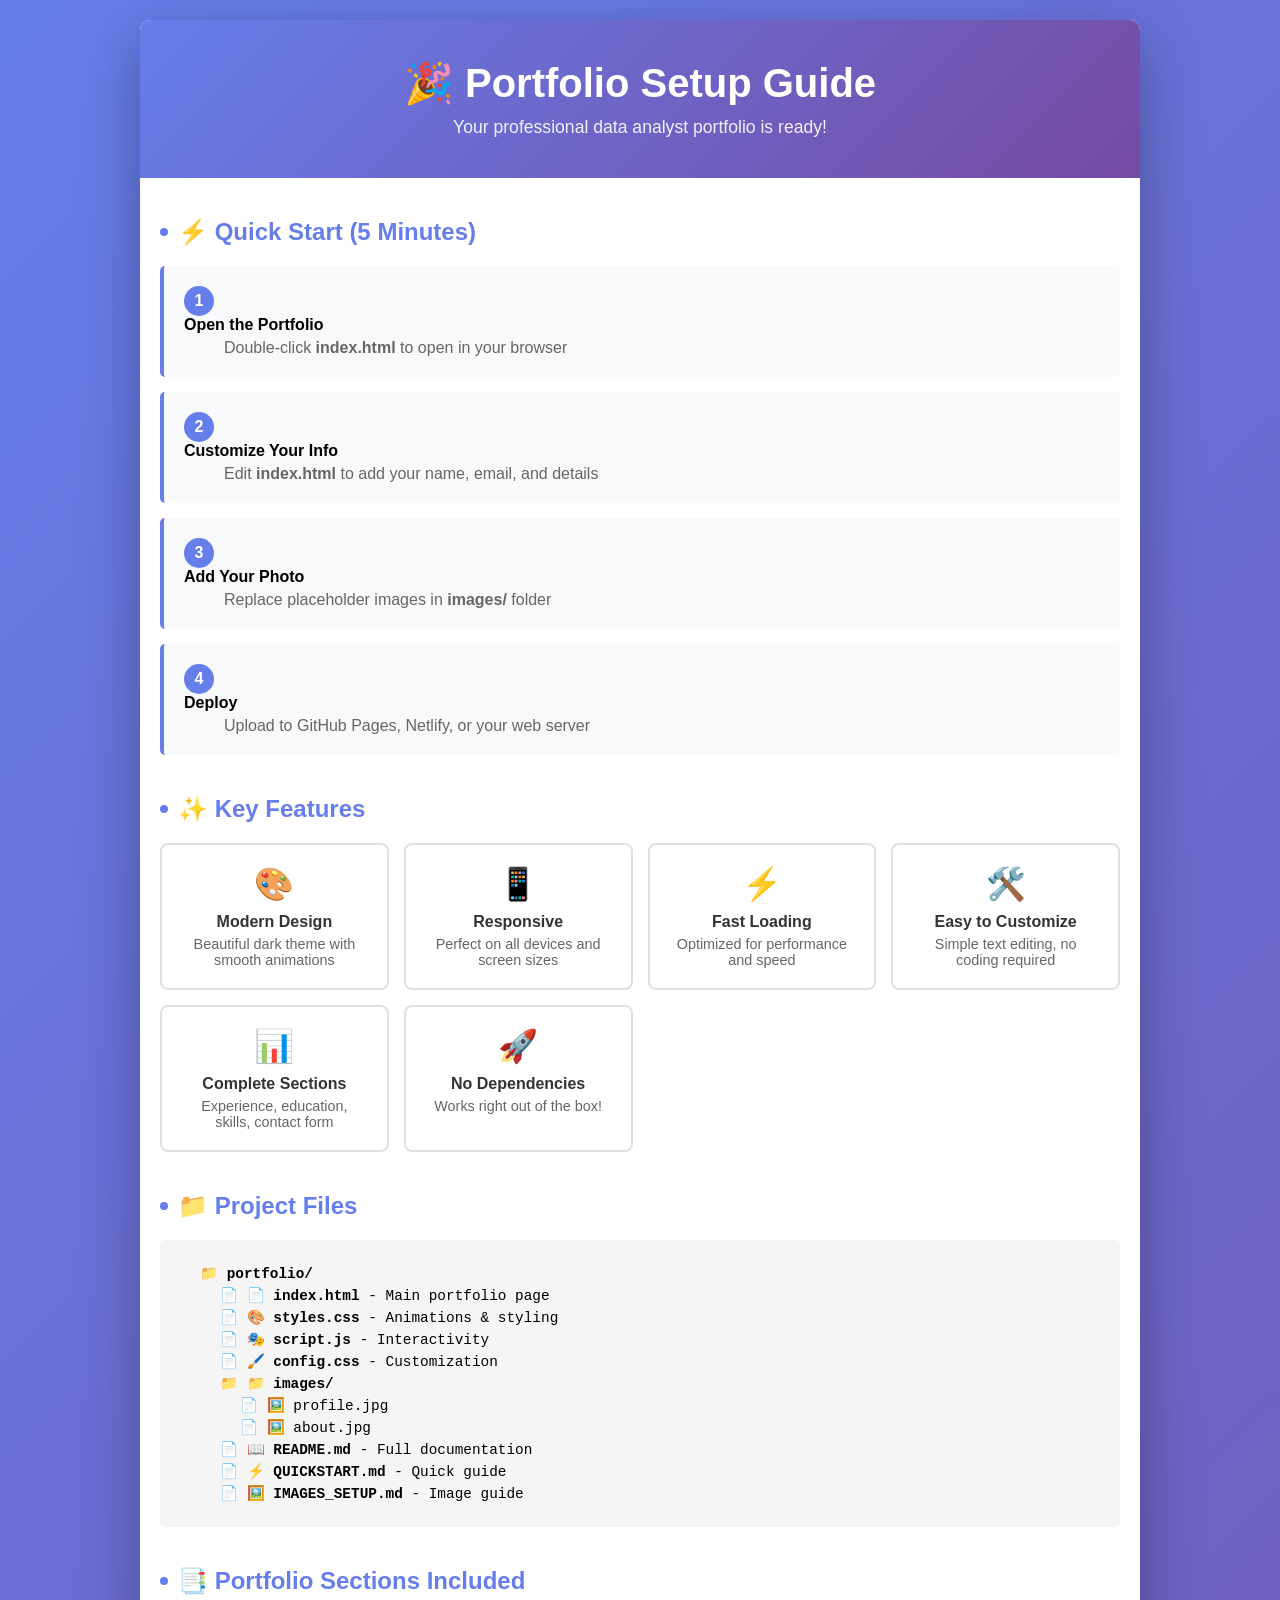
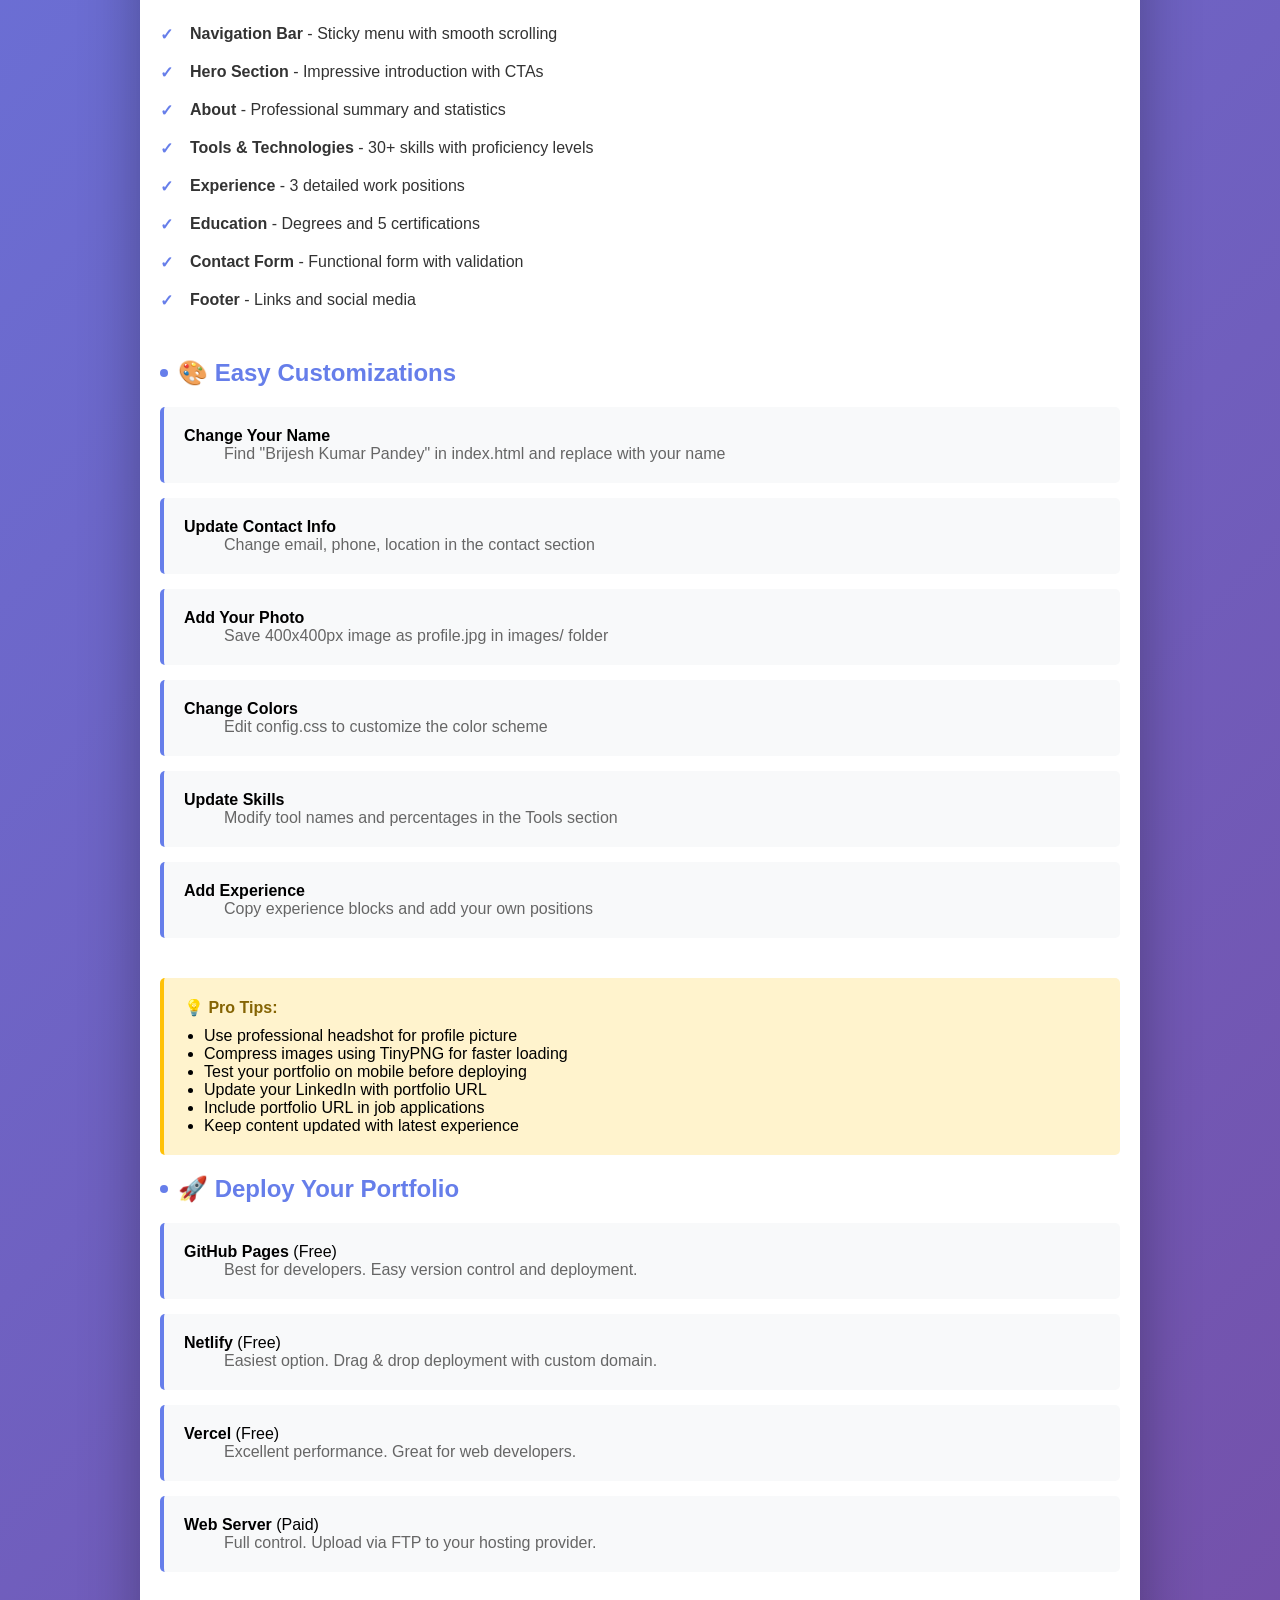
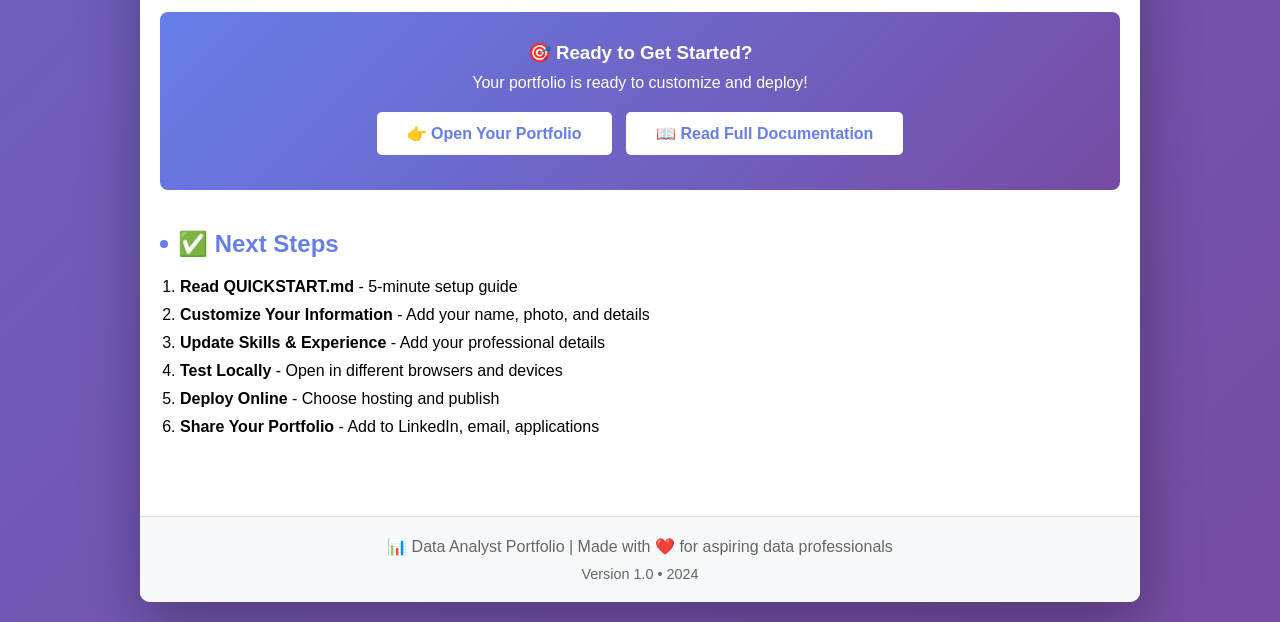
<file: SETUP_GUIDE.html>
<!DOCTYPE html>
<html lang="en">
<head>
    <meta charset="UTF-8">
    <meta name="viewport" content="width=device-width, initial-scale=1.0">
    <title>Portfolio Setup Guide</title>
    <style>
        * {
            margin: 0;
            padding: 0;
            box-sizing: border-box;
        }
        
        body {
            font-family: -apple-system, BlinkMacSystemFont, 'Segoe UI', Roboto, sans-serif;
            background: linear-gradient(135deg, #667eea 0%, #764ba2 100%);
            min-height: 100vh;
            padding: 20px;
        }
        
        .container {
            max-width: 1000px;
            margin: 0 auto;
            background: white;
            border-radius: 10px;
            box-shadow: 0 20px 60px rgba(0,0,0,0.3);
            overflow: hidden;
        }
        
        header {
            background: linear-gradient(135deg, #667eea 0%, #764ba2 100%);
            color: white;
            padding: 40px 20px;
            text-align: center;
        }
        
        header h1 {
            font-size: 2.5em;
            margin-bottom: 10px;
        }
        
        header p {
            font-size: 1.1em;
            opacity: 0.9;
        }
        
        .content {
            padding: 40px 20px;
        }
        
        .section {
            margin-bottom: 40px;
        }
        
        .section h2 {
            color: #667eea;
            margin-bottom: 20px;
            display: flex;
            align-items: center;
            font-size: 1.5em;
        }
        
        .section h2 span {
            display: inline-block;
            width: 8px;
            height: 8px;
            background: #667eea;
            border-radius: 50%;
            margin-right: 10px;
        }
        
        .steps {
            display: grid;
            gap: 15px;
        }
        
        .step {
            background: #f8f9fa;
            border-left: 4px solid #667eea;
            padding: 20px;
            border-radius: 5px;
            transition: all 0.3s ease;
        }
        
        .step:hover {
            background: #f0f0f0;
            transform: translateX(5px);
        }
        
        .step-number {
            display: inline-block;
            background: #667eea;
            color: white;
            width: 30px;
            height: 30px;
            border-radius: 50%;
            text-align: center;
            line-height: 30px;
            font-weight: bold;
            margin-right: 10px;
        }
        
        .step-title {
            font-weight: 600;
            margin-bottom: 5px;
        }
        
        .step-content {
            color: #666;
            margin-left: 40px;
        }
        
        .features {
            display: grid;
            grid-template-columns: repeat(auto-fit, minmax(200px, 1fr));
            gap: 15px;
        }
        
        .feature {
            background: white;
            border: 2px solid #e0e0e0;
            padding: 20px;
            border-radius: 8px;
            text-align: center;
            transition: all 0.3s ease;
        }
        
        .feature:hover {
            border-color: #667eea;
            background: #f8f9ff;
            transform: translateY(-5px);
        }
        
        .feature-icon {
            font-size: 2em;
            margin-bottom: 10px;
        }
        
        .feature-title {
            font-weight: 600;
            color: #333;
            margin-bottom: 5px;
        }
        
        .feature-desc {
            color: #666;
            font-size: 0.9em;
        }
        
        .checklist {
            list-style: none;
        }
        
        .checklist li {
            padding: 10px 0;
            padding-left: 30px;
            position: relative;
            color: #333;
        }
        
        .checklist li:before {
            content: "✓";
            position: absolute;
            left: 0;
            color: #667eea;
            font-weight: bold;
        }
        
        .cta {
            background: linear-gradient(135deg, #667eea 0%, #764ba2 100%);
            color: white;
            padding: 30px;
            border-radius: 8px;
            text-align: center;
            margin: 40px 0;
        }
        
        .cta h3 {
            margin-bottom: 10px;
        }
        
        .cta p {
            margin-bottom: 15px;
        }
        
        .btn {
            display: inline-block;
            background: white;
            color: #667eea;
            padding: 12px 30px;
            border-radius: 5px;
            text-decoration: none;
            font-weight: 600;
            transition: all 0.3s ease;
            margin: 5px;
        }
        
        .btn:hover {
            transform: scale(1.05);
            box-shadow: 0 5px 15px rgba(0,0,0,0.2);
        }
        
        .folder-tree {
            background: #f5f5f5;
            padding: 20px;
            border-radius: 5px;
            font-family: 'Courier New', monospace;
            font-size: 0.9em;
            overflow-x: auto;
        }
        
        .folder-tree div {
            margin: 5px 0;
            padding-left: 20px;
            position: relative;
        }
        
        .folder-tree .folder:before {
            content: "📁 ";
        }
        
        .folder-tree .file:before {
            content: "📄 ";
        }
        
        .tips {
            background: #fff3cd;
            border-left: 4px solid #ffc107;
            padding: 20px;
            border-radius: 5px;
            margin: 20px 0;
        }
        
        .tips strong {
            color: #856404;
        }
        
        footer {
            background: #f8f9fa;
            padding: 20px;
            text-align: center;
            color: #666;
            border-top: 1px solid #e0e0e0;
        }
        
        @media (max-width: 768px) {
            header h1 {
                font-size: 1.8em;
            }
            
            .features {
                grid-template-columns: 1fr;
            }
            
            .content {
                padding: 20px;
            }
        }
    </style>
</head>
<body>
    <div class="container">
        <header>
            <h1>🎉 Portfolio Setup Guide</h1>
            <p>Your professional data analyst portfolio is ready!</p>
        </header>
        
        <div class="content">
            <!-- Quick Start Section -->
            <div class="section">
                <h2><span></span>⚡ Quick Start (5 Minutes)</h2>
                <div class="steps">
                    <div class="step">
                        <span class="step-number">1</span>
                        <div class="step-title">Open the Portfolio</div>
                        <div class="step-content">Double-click <strong>index.html</strong> to open in your browser</div>
                    </div>
                    <div class="step">
                        <span class="step-number">2</span>
                        <div class="step-title">Customize Your Info</div>
                        <div class="step-content">Edit <strong>index.html</strong> to add your name, email, and details</div>
                    </div>
                    <div class="step">
                        <span class="step-number">3</span>
                        <div class="step-title">Add Your Photo</div>
                        <div class="step-content">Replace placeholder images in <strong>images/</strong> folder</div>
                    </div>
                    <div class="step">
                        <span class="step-number">4</span>
                        <div class="step-title">Deploy</div>
                        <div class="step-content">Upload to GitHub Pages, Netlify, or your web server</div>
                    </div>
                </div>
            </div>
            
            <!-- Features Section -->
            <div class="section">
                <h2><span></span>✨ Key Features</h2>
                <div class="features">
                    <div class="feature">
                        <div class="feature-icon">🎨</div>
                        <div class="feature-title">Modern Design</div>
                        <div class="feature-desc">Beautiful dark theme with smooth animations</div>
                    </div>
                    <div class="feature">
                        <div class="feature-icon">📱</div>
                        <div class="feature-title">Responsive</div>
                        <div class="feature-desc">Perfect on all devices and screen sizes</div>
                    </div>
                    <div class="feature">
                        <div class="feature-icon">⚡</div>
                        <div class="feature-title">Fast Loading</div>
                        <div class="feature-desc">Optimized for performance and speed</div>
                    </div>
                    <div class="feature">
                        <div class="feature-icon">🛠️</div>
                        <div class="feature-title">Easy to Customize</div>
                        <div class="feature-desc">Simple text editing, no coding required</div>
                    </div>
                    <div class="feature">
                        <div class="feature-icon">📊</div>
                        <div class="feature-title">Complete Sections</div>
                        <div class="feature-desc">Experience, education, skills, contact form</div>
                    </div>
                    <div class="feature">
                        <div class="feature-icon">🚀</div>
                        <div class="feature-title">No Dependencies</div>
                        <div class="feature-desc">Works right out of the box!</div>
                    </div>
                </div>
            </div>
            
            <!-- Files Overview -->
            <div class="section">
                <h2><span></span>📁 Project Files</h2>
                <div class="folder-tree">
                    <div class="folder"><strong>portfolio/</strong></div>
                    <div class="file" style="padding-left: 40px;">📄 <strong>index.html</strong> - Main portfolio page</div>
                    <div class="file" style="padding-left: 40px;">🎨 <strong>styles.css</strong> - Animations & styling</div>
                    <div class="file" style="padding-left: 40px;">🎭 <strong>script.js</strong> - Interactivity</div>
                    <div class="file" style="padding-left: 40px;">🖌️ <strong>config.css</strong> - Customization</div>
                    <div class="folder" style="padding-left: 40px;">📁 <strong>images/</strong></div>
                    <div class="file" style="padding-left: 60px;">🖼️ profile.jpg</div>
                    <div class="file" style="padding-left: 60px;">🖼️ about.jpg</div>
                    <div class="file" style="padding-left: 40px;">📖 <strong>README.md</strong> - Full documentation</div>
                    <div class="file" style="padding-left: 40px;">⚡ <strong>QUICKSTART.md</strong> - Quick guide</div>
                    <div class="file" style="padding-left: 40px;">🖼️ <strong>IMAGES_SETUP.md</strong> - Image guide</div>
                </div>
            </div>
            
            <!-- Portfolio Sections -->
            <div class="section">
                <h2><span></span>📑 Portfolio Sections Included</h2>
                <ul class="checklist">
                    <li><strong>Navigation Bar</strong> - Sticky menu with smooth scrolling</li>
                    <li><strong>Hero Section</strong> - Impressive introduction with CTAs</li>
                    <li><strong>About</strong> - Professional summary and statistics</li>
                    <li><strong>Tools & Technologies</strong> - 30+ skills with proficiency levels</li>
                    <li><strong>Experience</strong> - 3 detailed work positions</li>
                    <li><strong>Education</strong> - Degrees and 5 certifications</li>
                    <li><strong>Contact Form</strong> - Functional form with validation</li>
                    <li><strong>Footer</strong> - Links and social media</li>
                </ul>
            </div>
            
            <!-- Customization Section -->
            <div class="section">
                <h2><span></span>🎨 Easy Customizations</h2>
                <div class="steps">
                    <div class="step">
                        <strong>Change Your Name</strong>
                        <div class="step-content">Find "Brijesh Kumar Pandey" in index.html and replace with your name</div>
                    </div>
                    <div class="step">
                        <strong>Update Contact Info</strong>
                        <div class="step-content">Change email, phone, location in the contact section</div>
                    </div>
                    <div class="step">
                        <strong>Add Your Photo</strong>
                        <div class="step-content">Save 400x400px image as profile.jpg in images/ folder</div>
                    </div>
                    <div class="step">
                        <strong>Change Colors</strong>
                        <div class="step-content">Edit config.css to customize the color scheme</div>
                    </div>
                    <div class="step">
                        <strong>Update Skills</strong>
                        <div class="step-content">Modify tool names and percentages in the Tools section</div>
                    </div>
                    <div class="step">
                        <strong>Add Experience</strong>
                        <div class="step-content">Copy experience blocks and add your own positions</div>
                    </div>
                </div>
            </div>
            
            <!-- Tips Section -->
            <div class="tips">
                <strong>💡 Pro Tips:</strong>
                <ul style="margin-top: 10px; margin-left: 20px;">
                    <li>Use professional headshot for profile picture</li>
                    <li>Compress images using TinyPNG for faster loading</li>
                    <li>Test your portfolio on mobile before deploying</li>
                    <li>Update your LinkedIn with portfolio URL</li>
                    <li>Include portfolio URL in job applications</li>
                    <li>Keep content updated with latest experience</li>
                </ul>
            </div>
            
            <!-- Deployment Section -->
            <div class="section">
                <h2><span></span>🚀 Deploy Your Portfolio</h2>
                <div class="steps">
                    <div class="step">
                        <strong>GitHub Pages</strong> (Free)
                        <div class="step-content">Best for developers. Easy version control and deployment.</div>
                    </div>
                    <div class="step">
                        <strong>Netlify</strong> (Free)
                        <div class="step-content">Easiest option. Drag & drop deployment with custom domain.</div>
                    </div>
                    <div class="step">
                        <strong>Vercel</strong> (Free)
                        <div class="step-content">Excellent performance. Great for web developers.</div>
                    </div>
                    <div class="step">
                        <strong>Web Server</strong> (Paid)
                        <div class="step-content">Full control. Upload via FTP to your hosting provider.</div>
                    </div>
                </div>
            </div>
            
            <!-- CTA -->
            <div class="cta">
                <h3>🎯 Ready to Get Started?</h3>
                <p>Your portfolio is ready to customize and deploy!</p>
                <a href="index.html" class="btn">👉 Open Your Portfolio</a>
                <a href="README.md" class="btn">📖 Read Full Documentation</a>
            </div>
            
            <!-- Next Steps -->
            <div class="section">
                <h2><span></span>✅ Next Steps</h2>
                <ol style="padding-left: 20px;">
                    <li style="margin-bottom: 10px;">
                        <strong>Read QUICKSTART.md</strong> - 5-minute setup guide
                    </li>
                    <li style="margin-bottom: 10px;">
                        <strong>Customize Your Information</strong> - Add your name, photo, and details
                    </li>
                    <li style="margin-bottom: 10px;">
                        <strong>Update Skills & Experience</strong> - Add your professional details
                    </li>
                    <li style="margin-bottom: 10px;">
                        <strong>Test Locally</strong> - Open in different browsers and devices
                    </li>
                    <li style="margin-bottom: 10px;">
                        <strong>Deploy Online</strong> - Choose hosting and publish
                    </li>
                    <li>
                        <strong>Share Your Portfolio</strong> - Add to LinkedIn, email, applications
                    </li>
                </ol>
            </div>
        </div>
        
        <footer>
            <p>📊 Data Analyst Portfolio | Made with ❤️ for aspiring data professionals</p>
            <p style="margin-top: 10px; font-size: 0.9em;">Version 1.0 • 2024</p>
        </footer>
    </div>
</body>
</html>
</file>
